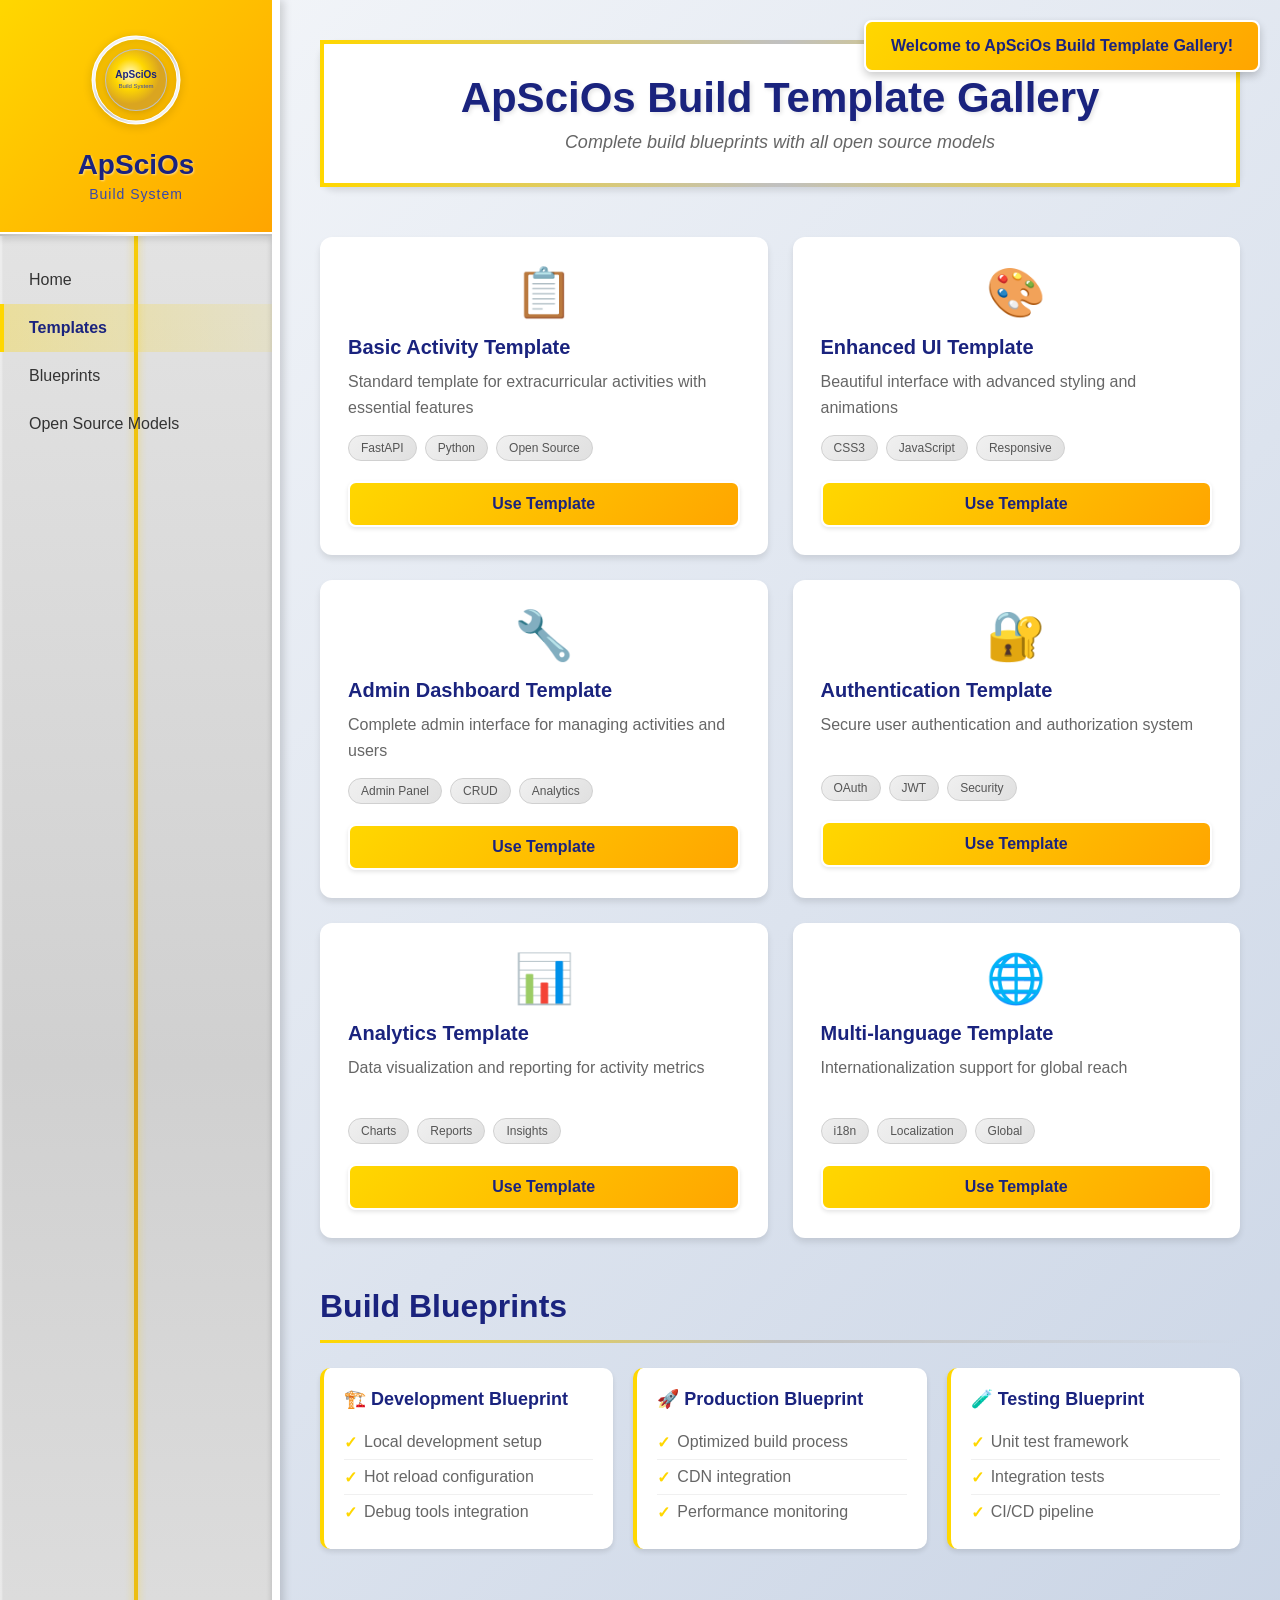
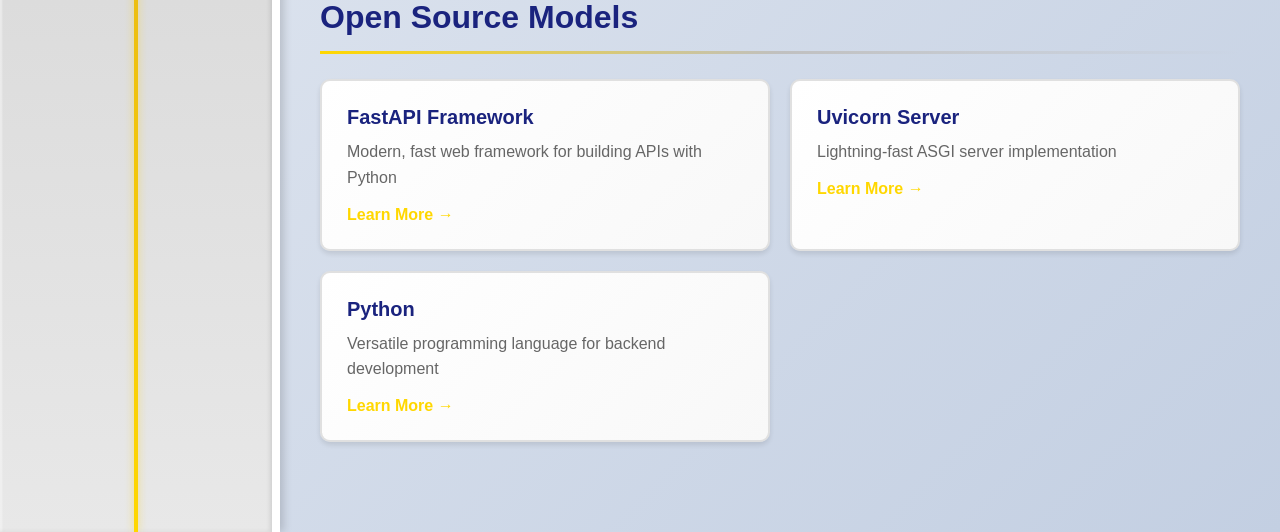
<file: src/static/template-gallery.html>
<!DOCTYPE html>
<html lang="en">
  <head>
    <meta charset="UTF-8" />
    <meta name="viewport" content="width=device-width, initial-scale=1.0" />
    <title>ApSciOs Build Template Gallery</title>
    <link rel="stylesheet" href="gallery-styles.css" />
  </head>
  <body>
    <!-- White-rimmed chromium sidebar with gold center -->
    <aside class="chromium-sidebar">
      <div class="sidebar-header">
        <img src="apSciOs-logo.svg" alt="ApSciOs Logo" class="logo" />
        <h2>ApSciOs</h2>
        <p class="tagline">Build System</p>
      </div>
      <nav class="sidebar-nav">
        <a href="index.html" class="nav-item">Home</a>
        <a href="template-gallery.html" class="nav-item active">Templates</a>
        <a href="#blueprints" class="nav-item">Blueprints</a>
        <a href="#models" class="nav-item">Open Source Models</a>
      </nav>
    </aside>

    <!-- Main content area -->
    <main class="main-content">
      <header class="gallery-header">
        <h1>ApSciOs Build Template Gallery</h1>
        <p class="subtitle">Complete build blueprints with all open source models</p>
      </header>

      <section class="templates-grid">
        <div class="template-card">
          <div class="template-icon">📋</div>
          <h3>Basic Activity Template</h3>
          <p>Standard template for extracurricular activities with essential features</p>
          <div class="template-features">
            <span class="feature-tag">FastAPI</span>
            <span class="feature-tag">Python</span>
            <span class="feature-tag">Open Source</span>
          </div>
          <button class="use-template-btn">Use Template</button>
        </div>

        <div class="template-card">
          <div class="template-icon">🎨</div>
          <h3>Enhanced UI Template</h3>
          <p>Beautiful interface with advanced styling and animations</p>
          <div class="template-features">
            <span class="feature-tag">CSS3</span>
            <span class="feature-tag">JavaScript</span>
            <span class="feature-tag">Responsive</span>
          </div>
          <button class="use-template-btn">Use Template</button>
        </div>

        <div class="template-card">
          <div class="template-icon">🔧</div>
          <h3>Admin Dashboard Template</h3>
          <p>Complete admin interface for managing activities and users</p>
          <div class="template-features">
            <span class="feature-tag">Admin Panel</span>
            <span class="feature-tag">CRUD</span>
            <span class="feature-tag">Analytics</span>
          </div>
          <button class="use-template-btn">Use Template</button>
        </div>

        <div class="template-card">
          <div class="template-icon">🔐</div>
          <h3>Authentication Template</h3>
          <p>Secure user authentication and authorization system</p>
          <div class="template-features">
            <span class="feature-tag">OAuth</span>
            <span class="feature-tag">JWT</span>
            <span class="feature-tag">Security</span>
          </div>
          <button class="use-template-btn">Use Template</button>
        </div>

        <div class="template-card">
          <div class="template-icon">📊</div>
          <h3>Analytics Template</h3>
          <p>Data visualization and reporting for activity metrics</p>
          <div class="template-features">
            <span class="feature-tag">Charts</span>
            <span class="feature-tag">Reports</span>
            <span class="feature-tag">Insights</span>
          </div>
          <button class="use-template-btn">Use Template</button>
        </div>

        <div class="template-card">
          <div class="template-icon">🌐</div>
          <h3>Multi-language Template</h3>
          <p>Internationalization support for global reach</p>
          <div class="template-features">
            <span class="feature-tag">i18n</span>
            <span class="feature-tag">Localization</span>
            <span class="feature-tag">Global</span>
          </div>
          <button class="use-template-btn">Use Template</button>
        </div>
      </section>

      <section class="blueprints-section" id="blueprints">
        <h2>Build Blueprints</h2>
        <div class="blueprints-grid">
          <div class="blueprint-card">
            <h4>🏗️ Development Blueprint</h4>
            <ul>
              <li>Local development setup</li>
              <li>Hot reload configuration</li>
              <li>Debug tools integration</li>
            </ul>
          </div>
          <div class="blueprint-card">
            <h4>🚀 Production Blueprint</h4>
            <ul>
              <li>Optimized build process</li>
              <li>CDN integration</li>
              <li>Performance monitoring</li>
            </ul>
          </div>
          <div class="blueprint-card">
            <h4>🧪 Testing Blueprint</h4>
            <ul>
              <li>Unit test framework</li>
              <li>Integration tests</li>
              <li>CI/CD pipeline</li>
            </ul>
          </div>
        </div>
      </section>

      <section class="models-section" id="models">
        <h2>Open Source Models</h2>
        <div class="models-grid">
          <div class="model-card">
            <h4>FastAPI Framework</h4>
            <p>Modern, fast web framework for building APIs with Python</p>
            <a href="https://fastapi.tiangolo.com/" target="_blank">Learn More →</a>
          </div>
          <div class="model-card">
            <h4>Uvicorn Server</h4>
            <p>Lightning-fast ASGI server implementation</p>
            <a href="https://www.uvicorn.org/" target="_blank">Learn More →</a>
          </div>
          <div class="model-card">
            <h4>Python</h4>
            <p>Versatile programming language for backend development</p>
            <a href="https://www.python.org/" target="_blank">Learn More →</a>
          </div>
        </div>
      </section>
    </main>

    <script src="gallery.js"></script>
  </body>
</html>
</file>
<file: src/static/gallery-styles.css>
:root {
  --card-min-width: 300px;
}

* {
  box-sizing: border-box;
  margin: 0;
  padding: 0;
}

body {
  font-family: -apple-system, BlinkMacSystemFont, 'Segoe UI', Roboto, Oxygen, Ubuntu, Cantarell, sans-serif;
  display: flex;
  min-height: 100vh;
  background: linear-gradient(135deg, #f5f7fa 0%, #c3cfe2 100%);
  color: #333;
}

/* White-rimmed chromium sidebar with gold center */
.chromium-sidebar {
  width: 280px;
  background: linear-gradient(180deg, #e8e8e8 0%, #d0d0d0 50%, #e8e8e8 100%);
  border-right: 8px solid white;
  box-shadow: 
    inset -2px 0 4px rgba(0, 0, 0, 0.1),
    4px 0 8px rgba(0, 0, 0, 0.15),
    inset 2px 0 2px rgba(255, 255, 255, 0.5);
  position: relative;
  overflow-y: auto;
  flex-shrink: 0;
}

/* Inner gold center accent */
.chromium-sidebar::before {
  content: '';
  position: absolute;
  top: 0;
  bottom: 0;
  left: 50%;
  transform: translateX(-50%);
  width: 4px;
  background: linear-gradient(180deg, #FFD700 0%, #DAA520 50%, #FFD700 100%);
  box-shadow: 0 0 8px rgba(255, 215, 0, 0.5);
}

.sidebar-header {
  padding: 30px 20px;
  text-align: center;
  background: linear-gradient(135deg, #FFD700 0%, #FFA500 100%);
  border-bottom: 4px solid white;
  box-shadow: 0 4px 6px rgba(0, 0, 0, 0.1);
  position: relative;
}

.sidebar-header::after {
  content: '';
  position: absolute;
  bottom: -4px;
  left: 0;
  right: 0;
  height: 2px;
  background: linear-gradient(90deg, #c0c0c0 0%, #f5f5f5 50%, #c0c0c0 100%);
}

.logo {
  width: 100px;
  height: 100px;
  margin-bottom: 15px;
  filter: drop-shadow(0 2px 4px rgba(0, 0, 0, 0.2));
}

.sidebar-header h2 {
  color: #1a237e;
  font-size: 28px;
  margin-bottom: 5px;
  text-shadow: 1px 1px 2px rgba(255, 255, 255, 0.5);
}

.tagline {
  color: #3949ab;
  font-size: 14px;
  font-weight: 500;
  letter-spacing: 1px;
}

.sidebar-nav {
  padding: 20px 0;
}

.nav-item {
  display: block;
  padding: 15px 25px;
  color: #333;
  text-decoration: none;
  transition: all 0.3s ease;
  border-left: 4px solid transparent;
  font-weight: 500;
  position: relative;
}

.nav-item::before {
  content: '';
  position: absolute;
  left: 0;
  top: 50%;
  transform: translateY(-50%);
  width: 0;
  height: 0;
  border-left: 4px solid transparent;
  transition: all 0.3s ease;
}

.nav-item:hover {
  background: rgba(255, 255, 255, 0.4);
  border-left-color: #FFD700;
  padding-left: 30px;
}

.nav-item.active {
  background: linear-gradient(90deg, rgba(255, 215, 0, 0.3) 0%, rgba(255, 215, 0, 0.1) 100%);
  border-left-color: #FFD700;
  color: #1a237e;
  font-weight: 600;
}

/* Main content area */
.main-content {
  flex: 1;
  padding: 40px;
  overflow-y: auto;
}

.gallery-header {
  text-align: center;
  margin-bottom: 50px;
  padding: 30px;
  background: white;
  border-radius: 15px;
  box-shadow: 0 4px 6px rgba(0, 0, 0, 0.1);
  border: 4px solid transparent;
  border-image: linear-gradient(90deg, #FFD700, #C0C0C0, #FFD700) 1;
}

.gallery-header h1 {
  font-size: 42px;
  color: #1a237e;
  margin-bottom: 10px;
  text-shadow: 2px 2px 4px rgba(0, 0, 0, 0.1);
}

.subtitle {
  font-size: 18px;
  color: #666;
  font-style: italic;
}

/* Templates grid */
.templates-grid {
  display: grid;
  grid-template-columns: repeat(auto-fill, minmax(var(--card-min-width), 1fr));
  gap: 25px;
  margin-bottom: 50px;
}

.template-card {
  background: white;
  border-radius: 12px;
  padding: 25px;
  box-shadow: 0 4px 6px rgba(0, 0, 0, 0.1);
  transition: all 0.3s ease;
  border: 3px solid transparent;
  position: relative;
  overflow: hidden;
}

.template-card::before {
  content: '';
  position: absolute;
  top: 0;
  left: 0;
  right: 0;
  height: 4px;
  background: linear-gradient(90deg, #FFD700, #C0C0C0, #FFD700);
  opacity: 0;
  transition: opacity 0.3s ease;
}

.template-card:hover {
  transform: translateY(-5px);
  box-shadow: 0 8px 12px rgba(0, 0, 0, 0.15);
  border-color: rgba(255, 215, 0, 0.3);
}

.template-card:hover::before {
  opacity: 1;
}

.template-icon {
  font-size: 48px;
  margin-bottom: 15px;
  text-align: center;
}

.template-card h3 {
  color: #1a237e;
  margin-bottom: 10px;
  font-size: 20px;
}

.template-card p {
  color: #666;
  line-height: 1.6;
  margin-bottom: 15px;
  min-height: 48px;
}

.template-features {
  display: flex;
  flex-wrap: wrap;
  gap: 8px;
  margin-bottom: 20px;
}

.feature-tag {
  background: linear-gradient(135deg, #f0f0f0 0%, #e0e0e0 100%);
  color: #555;
  padding: 5px 12px;
  border-radius: 15px;
  font-size: 12px;
  font-weight: 500;
  border: 1px solid #d0d0d0;
}

.use-template-btn {
  width: 100%;
  padding: 12px;
  background: linear-gradient(135deg, #FFD700 0%, #FFA500 100%);
  color: #1a237e;
  border: 2px solid white;
  border-radius: 8px;
  font-size: 16px;
  font-weight: 600;
  cursor: pointer;
  transition: all 0.3s ease;
  box-shadow: 0 2px 4px rgba(0, 0, 0, 0.1);
}

.use-template-btn:hover {
  background: linear-gradient(135deg, #FFA500 0%, #FFD700 100%);
  transform: scale(1.05);
  box-shadow: 0 4px 8px rgba(0, 0, 0, 0.2);
}

.use-template-btn:active {
  transform: scale(0.98);
}

/* Blueprints section */
.blueprints-section {
  margin-bottom: 50px;
}

.blueprints-section h2 {
  font-size: 32px;
  color: #1a237e;
  margin-bottom: 25px;
  padding-bottom: 15px;
  border-bottom: 3px solid;
  border-image: linear-gradient(90deg, #FFD700, #C0C0C0, transparent) 1;
}

.blueprints-grid {
  display: grid;
  grid-template-columns: repeat(auto-fill, minmax(280px, 1fr));
  gap: 20px;
}

.blueprint-card {
  background: white;
  border-radius: 10px;
  padding: 20px;
  box-shadow: 0 3px 5px rgba(0, 0, 0, 0.1);
  border-left: 4px solid #FFD700;
  transition: all 0.3s ease;
}

.blueprint-card:hover {
  border-left-width: 8px;
  box-shadow: 0 6px 10px rgba(0, 0, 0, 0.15);
}

.blueprint-card h4 {
  color: #1a237e;
  margin-bottom: 15px;
  font-size: 18px;
}

.blueprint-card ul {
  list-style: none;
  padding-left: 0;
}

.blueprint-card li {
  padding: 8px 0;
  color: #666;
  border-bottom: 1px solid #f0f0f0;
  position: relative;
  padding-left: 20px;
}

.blueprint-card li:last-child {
  border-bottom: none;
}

.blueprint-card li::before {
  content: '✓';
  position: absolute;
  left: 0;
  color: #FFD700;
  font-weight: bold;
}

/* Models section */
.models-section {
  margin-bottom: 50px;
}

.models-section h2 {
  font-size: 32px;
  color: #1a237e;
  margin-bottom: 25px;
  padding-bottom: 15px;
  border-bottom: 3px solid;
  border-image: linear-gradient(90deg, #FFD700, #C0C0C0, transparent) 1;
}

.models-grid {
  display: grid;
  grid-template-columns: repeat(auto-fill, minmax(var(--card-min-width), 1fr));
  gap: 20px;
}

.model-card {
  background: linear-gradient(135deg, #ffffff 0%, #f8f8f8 100%);
  border-radius: 10px;
  padding: 25px;
  box-shadow: 0 3px 5px rgba(0, 0, 0, 0.1);
  border: 2px solid #e0e0e0;
  transition: all 0.3s ease;
}

.model-card:hover {
  border-color: #FFD700;
  box-shadow: 0 6px 10px rgba(0, 0, 0, 0.15);
  transform: translateY(-3px);
}

.model-card h4 {
  color: #1a237e;
  margin-bottom: 10px;
  font-size: 20px;
}

.model-card p {
  color: #666;
  line-height: 1.6;
  margin-bottom: 15px;
}

.model-card a {
  color: #FFD700;
  text-decoration: none;
  font-weight: 600;
  transition: color 0.3s ease;
}

.model-card a:hover {
  color: #FFA500;
  text-decoration: underline;
}

/* Responsive design */
@media (max-width: 768px) {
  body {
    flex-direction: column;
  }

  .chromium-sidebar {
    width: 100%;
    border-right: none;
    border-bottom: 8px solid white;
  }

  .chromium-sidebar::before {
    display: none;
  }

  .main-content {
    padding: 20px;
  }

  .gallery-header h1 {
    font-size: 28px;
  }

  .templates-grid,
  .blueprints-grid,
  .models-grid {
    grid-template-columns: 1fr;
  }
}

/* Notification styles */
.notification {
  position: fixed;
  top: 20px;
  right: 20px;
  padding: 15px 25px;
  background: linear-gradient(135deg, #FFD700 0%, #FFA500 100%);
  color: #1a237e;
  border-radius: 8px;
  box-shadow: 0 4px 8px rgba(0, 0, 0, 0.2);
  font-weight: 600;
  z-index: 1000;
  border: 2px solid white;
}

@keyframes slideIn {
  from {
    transform: translateX(400px);
    opacity: 0;
  }
  to {
    transform: translateX(0);
    opacity: 1;
  }
}

@keyframes slideOut {
  from {
    transform: translateX(0);
    opacity: 1;
  }
  to {
    transform: translateX(400px);
    opacity: 0;
  }
}
</file>
